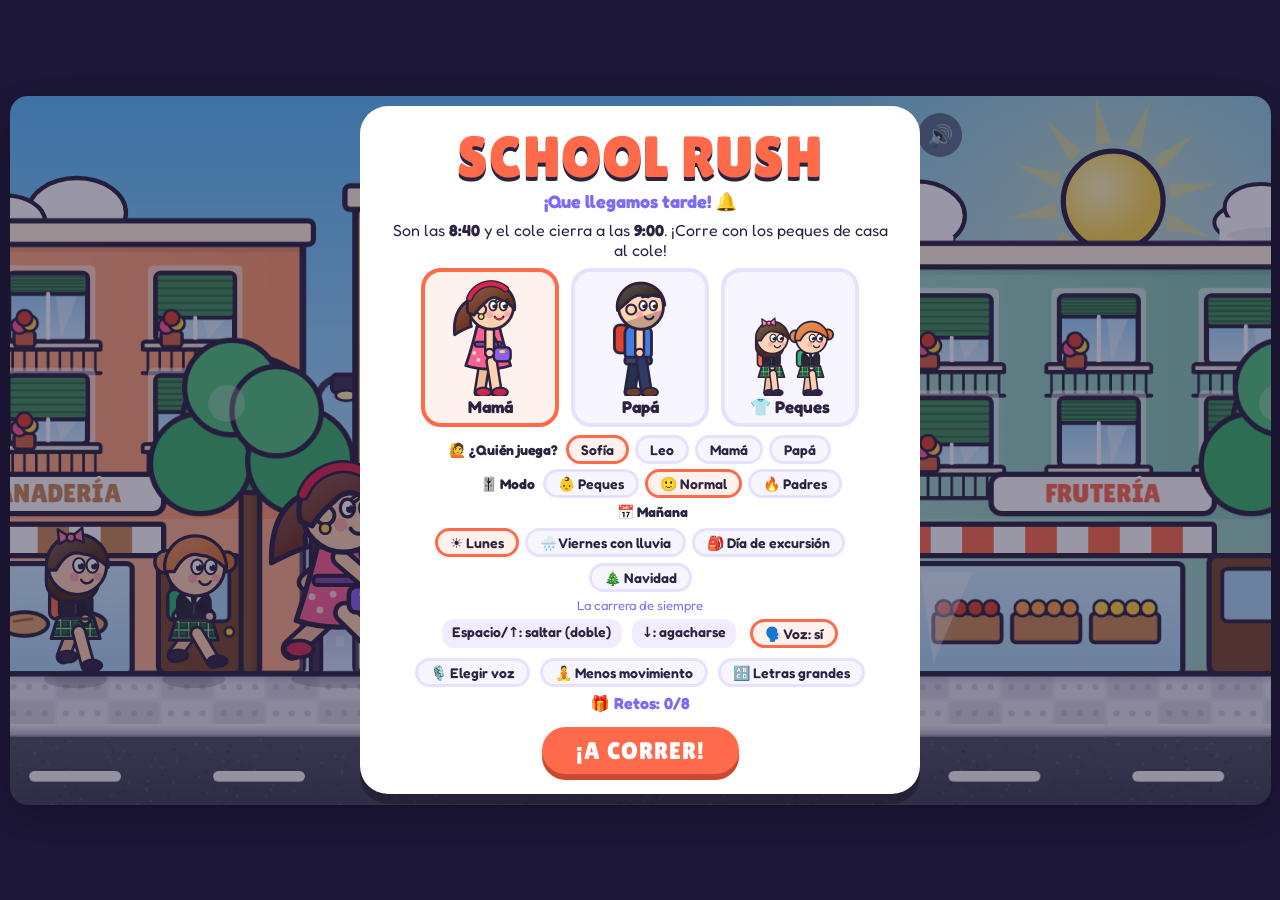
<file: web/index.html>
<!doctype html>
<html lang="es">
<head>
<meta charset="utf-8">
<meta name="viewport" content="width=device-width,initial-scale=1,maximum-scale=1,user-scalable=no,viewport-fit=cover">
<meta name="theme-color" content="#1e1838">
<meta name="mobile-web-app-capable" content="yes">
<meta name="apple-mobile-web-app-capable" content="yes">
<meta name="apple-mobile-web-app-status-bar-style" content="black-translucent">
<meta name="apple-mobile-web-app-title" content="School Rush">
<link rel="manifest" href="manifest.webmanifest">
<link rel="icon" href="icons/icon-192.png">
<link rel="apple-touch-icon" href="icons/icon-192.png">
<title>School Rush · ¡Que llegamos tarde!</title>
<link rel="stylesheet" href="css/estilos.css">
</head>
<body>
<div id="wrap">
  <div id="game">
    <canvas id="c"></canvas>
    <button id="mute" aria-label="Sonido">🔊</button>
    <button id="pausebtn" aria-label="Pausa">⏸</button>
    <div id="menu" class="overlay"></div>
    <div id="end" class="overlay hidden"></div>
    <div id="custom" class="overlay hidden"></div>
    <div id="pauseov" class="overlay hidden"></div>
  </div>
  <div id="pad">
    <div class="pads" style="display:contents">
      <button class="pb" id="bDuck" aria-label="Agacharse"><b>⬇</b><span>AGACHAR</span></button>
      <button class="pb" id="bJump" aria-label="Saltar"><b>⬆</b><span>SALTAR</span></button>
    </div>
    <div class="rotate">📱↻ Gira el móvil para verlo más grande</div>
  </div>
</div>

<script src="js/base.js"></script>
<script src="js/sonido.js"></script>
<script src="js/dibujo.js"></script>
<script src="js/personajes.js"></script>
<script src="js/peques.js"></script>
<script src="js/modos.js"></script>
<script src="js/fondos.js"></script>
<script src="js/obstaculos.js"></script>
<script src="js/partida.js"></script>
<script src="js/pantalla.js"></script>
<script src="js/controles.js"></script>
<script src="js/menus.js"></script>
<!-- Visitas y partidas, contadas por GoatCounter sin cookies (las ve serbenda.github.io/serbenda) -->
<script>window.goatcounter = { path: '/school-rush/' };</script>
<script data-goatcounter="https://serbenda.goatcounter.com/count" async src="https://gc.zgo.at/count.js"></script>
</body>
</html>
</file>
<file: web/css/estilos.css>
/* School Rush · estilos */
@font-face{font-family:'Fredoka';src:url(../fonts/Fredoka.ttf) format('truetype');font-weight:300 700;font-display:swap}
@font-face{font-family:'Lilita One';src:url(../fonts/LilitaOne-Regular.ttf) format('truetype');font-display:swap}
:root{--ink:#2b2340;--accent:#ff6b4a;--violet:#7b6cf6;--ok:#2bb673}
*{box-sizing:border-box;-webkit-tap-highlight-color:transparent}
html,body{margin:0;height:100%;background:#1e1838;overflow:hidden;overscroll-behavior:none;font-family:'Fredoka',system-ui,sans-serif;color:var(--ink);touch-action:none;user-select:none;-webkit-user-select:none;-webkit-touch-callout:none}
#wrap{position:fixed;inset:0;display:flex;align-items:center;justify-content:center}
#game{position:relative;border-radius:18px;overflow:hidden;box-shadow:0 10px 40px rgba(0,0,0,.5)}
canvas{display:block;width:100%;height:100%}
.overlay{position:fixed;inset:0;z-index:30;display:flex;align-items:center;justify-content:center;background:rgba(30,24,56,.45);padding:10px}
.overlay.hidden{display:none}
.card{background:#fff;border-radius:28px;padding:18px 24px;text-align:center;width:min(560px,94%);max-height:96%;overflow:auto;box-shadow:0 10px 0 rgba(0,0,0,.25)}
h1{font-family:'Lilita One',system-ui,sans-serif;font-weight:400;font-size:clamp(34px,7vw,58px);line-height:1;color:var(--accent);margin:4px 0;letter-spacing:1px;text-shadow:0 4px 0 var(--ink)}
.sub{font-weight:700;color:var(--violet);margin:2px 0 8px;font-size:18px}
.card p{margin:6px 0;font-size:16px}
.heroes{display:flex;gap:12px;justify-content:center;margin:8px 0}
.hero{border:4px solid #e7e1ff;background:#f7f5ff;border-radius:20px;padding:4px 10px 6px;cursor:pointer;font:inherit;font-weight:700;font-size:17px;color:var(--ink);display:flex;flex-direction:column;align-items:center}
.hero canvas{width:110px;height:120px}
.hero.sel{border-color:var(--accent);background:#fff1ec}
.names{display:flex;gap:8px;justify-content:center;flex-wrap:wrap;margin:6px 0}
.names input{font:inherit;font-size:16px;width:130px;padding:6px 10px;border-radius:14px;border:3px solid #e7e1ff;text-align:center}
.btn{font-family:'Lilita One',system-ui,sans-serif;font-size:24px;border:0;border-radius:999px;padding:10px 34px;background:var(--accent);color:#fff;box-shadow:0 6px 0 #c94a30;cursor:pointer;margin:8px 4px 2px;letter-spacing:1px}
.btn:active{transform:translateY(4px);box-shadow:0 2px 0 #c94a30}
.btn.alt{background:var(--violet);box-shadow:0 6px 0 #5446c4;font-size:18px}
.how{display:flex;gap:10px;justify-content:center;flex-wrap:wrap;font-size:14px;font-weight:600;margin:6px 0}
.how span{background:#f1ecff;border-radius:12px;padding:4px 10px}
.stars{font-size:46px;letter-spacing:6px;margin:2px 0}
.res{display:flex;justify-content:center;gap:14px;flex-wrap:wrap;font-weight:700;margin:6px 0}
.res span{background:#f7f5ff;border-radius:12px;padding:6px 12px}
.best{color:var(--violet);font-weight:700}
#mute{position:absolute;top:2.5%;left:calc(76% - var(--ms,40px) - 6px);width:var(--ms,40px);height:var(--ms,40px);border-radius:50%;border:0;background:rgba(43,35,64,.55);color:#fff;font-size:calc(var(--ms,40px)*.48);cursor:pointer;z-index:5;padding:0}
#game .conf{position:absolute;top:-40px;font-size:28px;animation:fall linear forwards;pointer-events:none;z-index:20}
@keyframes fall{to{transform:translateY(700px) rotate(540deg)}}
.prize{background:linear-gradient(135deg,#fff3a0,#ffd6e5);border:3px dashed var(--accent);border-radius:16px;padding:8px 12px;font-weight:700;margin:6px 0;animation:pop .5s}
@keyframes pop{0%{transform:scale(.5)}70%{transform:scale(1.1)}100%{transform:scale(1)}}
.small{font-size:14px;color:#777}
.hero.kids canvas{width:110px;height:120px}
.card.wide{width:min(680px,96%)}
.card.wide h1{font-size:34px}
.school{display:flex;gap:8px;align-items:center;justify-content:center;margin:4px 0;font-weight:700;font-size:15px}
.school input{font:inherit;font-size:16px;width:200px;padding:4px 10px;border-radius:12px;border:3px solid #e7e1ff}
.tabs{display:flex;gap:8px;justify-content:center;margin:6px 0}
.tab{font:inherit;font-weight:700;font-size:16px;border:3px solid #e7e1ff;background:#f7f5ff;border-radius:999px;padding:4px 16px;cursor:pointer;color:var(--ink)}
.tab.sel{border-color:var(--accent);background:#fff1ec}
.editor{display:flex;gap:12px;align-items:center;justify-content:center;flex-wrap:wrap}
.pv{display:flex;flex-direction:column;align-items:center;gap:4px}
.pv canvas{width:150px;height:156px;background:#f7f5ff;border-radius:20px}
.pv input{font:inherit;font-size:16px;width:150px;padding:4px 8px;border-radius:12px;border:3px solid #e7e1ff;text-align:center}
.rows{display:flex;flex-direction:column;gap:6px;text-align:left}
.row{display:flex;align-items:center;gap:8px}
.rl{width:78px;font-weight:700;font-size:14px}
.opts{display:flex;gap:6px;flex-wrap:wrap}
.sw{width:32px;height:32px;border-radius:50%;border:3px solid #fff;box-shadow:0 0 0 2px #ddd;cursor:pointer;position:relative;padding:0}
.sw.sel{box-shadow:0 0 0 3px var(--accent)}
.sw.locked{opacity:.4}.sw.locked::after{content:'🔒';position:absolute;inset:0;display:flex;align-items:center;justify-content:center;font-size:13px}
.tb{font:inherit;font-weight:600;font-size:15px;border:3px solid #e7e1ff;background:#fff;border-radius:12px;padding:3px 9px;cursor:pointer;color:var(--ink);position:relative}
.tb.sel{border-color:var(--accent);background:#fff1ec}
.tb.locked{opacity:.45}.tb i{font-style:normal;font-size:11px;position:absolute;top:-6px;right:-6px}
.hint{font-size:14px;color:var(--violet);margin:6px 0;min-height:20px}
.retos{text-align:left;font-size:14px;background:#f7f5ff;border-radius:14px;padding:6px 12px;margin:4px 0}
.retos summary{font-weight:700;cursor:pointer}
.reto{padding:2px 0;color:#666}.reto.ok{color:var(--ok)}
/* ---- pausa, ajustes e iPhone ---- */
#pausebtn{position:absolute;top:2.5%;left:calc(76% - 2*var(--ms,40px) - 12px);width:var(--ms,40px);height:var(--ms,40px);border-radius:50%;border:0;background:rgba(43,35,64,.55);color:#fff;font-size:calc(var(--ms,40px)*.45);cursor:pointer;z-index:5;padding:0;display:none}
body.playing #pausebtn{display:block}
.iostip{font-size:13px!important;background:#eef6ff;border-radius:12px;padding:6px 30px 6px 10px!important;position:relative;color:#2f5fb3}
.iostip .x{position:absolute;right:6px;top:4px;border:0;background:none;font-size:14px;cursor:pointer;color:#2f5fb3}
body.big .card p,body.big .chip,body.big .tb,body.big .reto{font-size:1.15em}
body.big .hint{font-size:16px}
/* ---- elegir voz ---- */
.voces{display:flex;flex-direction:column;gap:6px;max-height:46vh;overflow:auto;margin:6px 0}
.vbtn{font:inherit;font-weight:600;font-size:15px;text-align:left;border:3px solid #e7e1ff;background:#f7f5ff;border-radius:14px;padding:6px 12px;cursor:pointer;color:var(--ink)}
.vbtn.sel{border-color:var(--accent);background:#fff1ec}
.vbtn small{color:#888;font-weight:400}
.vq{font-size:12px;background:#e6f8ee;color:#1f8a55;border-radius:8px;padding:1px 6px;margin-left:4px}
.vhelp{text-align:left;background:#eef6ff;border-radius:12px;padding:8px 10px;color:#2f5fb3!important}
/* ---- opciones del menú ---- */
.opt{display:flex;align-items:center;gap:8px;justify-content:center;flex-wrap:wrap;margin:5px 0}
.ol{font-weight:700;font-size:14px;min-width:96px;text-align:right}
.chips{display:flex;gap:6px;flex-wrap:wrap;justify-content:center}
.chip{font:inherit;font-weight:600;font-size:14px;border:3px solid #e7e1ff;background:#f7f5ff;border-radius:999px;padding:3px 12px;cursor:pointer;color:var(--ink)}
.chip.sel{border-color:var(--accent);background:#fff1ec}
.chip.voz{margin-left:4px}
.mdesc{font-size:13px!important;color:var(--violet);margin:2px 0!important;min-height:16px}
.podio{display:flex;gap:8px;justify-content:center;flex-wrap:wrap;margin:4px 0}
.podio span{background:#f7f5ff;border-radius:12px;padding:4px 10px;font-weight:600;font-size:14px}
.podio span.yo{background:#fff1ec;outline:2px solid var(--accent)}
/* ---- móvil ---- */
#pad{display:none}
.touch.playing #pad{display:flex}
.pb{border:0;color:#fff;font-family:'Lilita One',system-ui,sans-serif;display:flex;flex-direction:column;align-items:center;justify-content:center;gap:2px;touch-action:none;-webkit-user-select:none;user-select:none;cursor:pointer}
.pb b{font-size:34px;line-height:1}.pb span{font-size:15px;letter-spacing:1px}
.pb.on{transform:scale(.94);filter:brightness(1.15)}
#bDuck{background:#7b6cf6;box-shadow:0 6px 0 #5446c4}
#bJump{background:#ff6b4a;box-shadow:0 6px 0 #c94a30}
/* horizontal: botones flotando sobre el juego */
.touch:not(.portrait) #game{border-radius:0;box-shadow:none}
.touch:not(.portrait) #pad{position:fixed;left:0;right:0;bottom:0;justify-content:space-between;align-items:flex-end;padding:0 max(14px,env(safe-area-inset-right)) max(12px,env(safe-area-inset-bottom)) max(14px,env(safe-area-inset-left));pointer-events:none;z-index:20}
.touch:not(.portrait) .pb{pointer-events:auto;width:92px;height:92px;border-radius:50%;opacity:.82}
.touch:not(.portrait) .pb span{font-size:12px}
/* vertical: juego arriba y botones grandes debajo */
.portrait #wrap{flex-direction:column;justify-content:flex-start;padding-top:max(10px,env(safe-area-inset-top))}
.portrait #game{border-radius:0;box-shadow:none}
.portrait #pad{flex:1;width:100%;flex-direction:column;gap:10px;padding:14px 14px max(14px,env(safe-area-inset-bottom))}
.portrait .pads{flex:1;display:flex!important;gap:14px}
.portrait .pb{flex:1;border-radius:28px}
.portrait .pb b{font-size:64px}.portrait .pb span{font-size:24px}
.rotate{display:none;color:#c9c2ff;text-align:center;font-weight:600;font-size:15px}
.portrait .rotate{display:block}
@media (max-width:500px){.heroes{gap:6px}.hero{flex:1 1 0;min-width:0;padding:2px 4px 4px}.hero canvas{width:100%;max-width:84px;height:auto;aspect-ratio:220/240}.card{padding:14px 12px}.rl{width:64px}}
@media (max-height:520px){
  .card{padding:10px 16px;border-radius:22px}
  h1{font-size:30px}.sub{font-size:15px;margin:0 0 4px}
  #menu .card>p:not(.best):not(.iostip){display:none}
  .hero canvas{width:62px;height:68px}.hero{font-size:14px;padding:2px 8px 4px}
  .heroes{margin:4px 0}.names input{font-size:14px;width:110px;padding:4px 8px}
  .how{display:flex;margin:2px 0}.how span{display:none}.hero canvas,.hero.kids canvas{width:46px;height:50px}.hero{flex-direction:row;gap:4px;padding:2px 10px;font-size:13px}.card h1{font-size:26px}.card{max-height:98%}#menu .best{margin:2px 0;font-size:13px}.chip.voz{padding:1px 8px}.ol{min-width:0;font-size:12px}.chip{font-size:12px;padding:2px 8px}.opt{margin:2px 0;gap:4px}.mdesc{display:none}.btn{font-size:20px;padding:8px 28px;margin-top:4px}
  .stars{font-size:32px}.res{font-size:14px;gap:8px;margin:4px 0}
  .card.wide h1{font-size:22px}.tabs{margin:2px 0}.tab{font-size:14px;padding:2px 12px}.hint{margin:2px 0;font-size:12px}.retos{padding:2px 10px}
  .pv canvas{width:100px;height:104px}.sw{width:26px;height:26px}.tb{font-size:13px}.editor{gap:6px}
}
</file>
